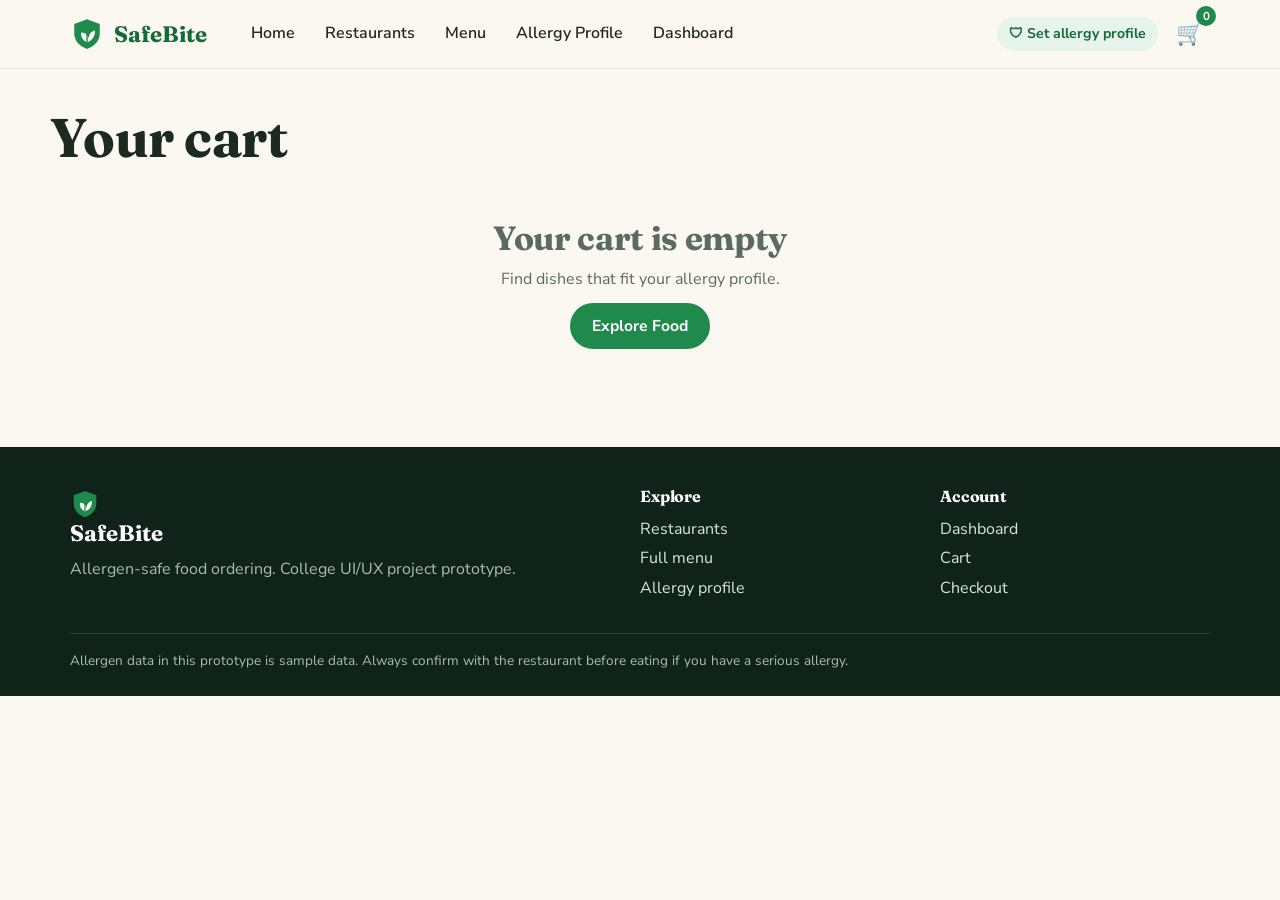
<file: cart.html>
<!DOCTYPE html>
<html lang="en">
<head>
<meta charset="UTF-8">
<meta name="viewport" content="width=device-width, initial-scale=1">
<title>Your cart | SafeBite</title>
<meta name="description" content="SafeBite: allergen-safe food ordering that makes allergen information unmistakable.">
<link rel="icon" href="assets/icons/favicon.svg" type="image/svg+xml">
<link rel="preconnect" href="https://fonts.googleapis.com"><link rel="preconnect" href="https://fonts.gstatic.com" crossorigin>
<link rel="stylesheet" href="https://fonts.googleapis.com/css2?family=Fraunces:opsz,wght@9..144,600;9..144,700&family=Nunito+Sans:wght@400;600;700;800&display=swap">
<link rel="stylesheet" href="css/style.css">
</head>
<body data-page="cart">
<a class="skip" href="#main">Skip to main content</a>
<header id="site-header"></header>
<main id="main">

<div class="wrap page-head"><h1>Your cart</h1><div id="cart-alert" aria-live="assertive"></div>
<div id="cart-empty" class="empty" hidden><h2>Your cart is empty</h2><p>Find dishes that fit your allergy profile.</p><a class="btn" href="menu.html">Explore Food</a></div>
<div id="cart-body" class="layout2" hidden><div><div id="cart-lines"></div><button class="btn btn-ghost btn-sm" id="clear-cart" type="button">Empty cart</button></div>
<aside class="summary" aria-label="Order summary"><h2>Summary</h2><div class="row"><span>Subtotal</span><span id="s-sub"></span></div><div class="row"><span>Delivery fee</span><span id="s-fee"></span></div><div class="row tot"><span>Total</span><span id="s-total"></span></div>
<p class="small muted" id="s-note" aria-live="polite"></p><a class="btn btn-lg" id="go-checkout" href="checkout.html">Continue to checkout</a></aside></div></div>
</main>
<footer id="site-footer"></footer>
<script src="js/main.js"></script>
<script src="js/allergy.js"></script>
<script src="js/cart.js"></script>
<script src="js/checkout.js"></script>
</body>
</html>
</file>
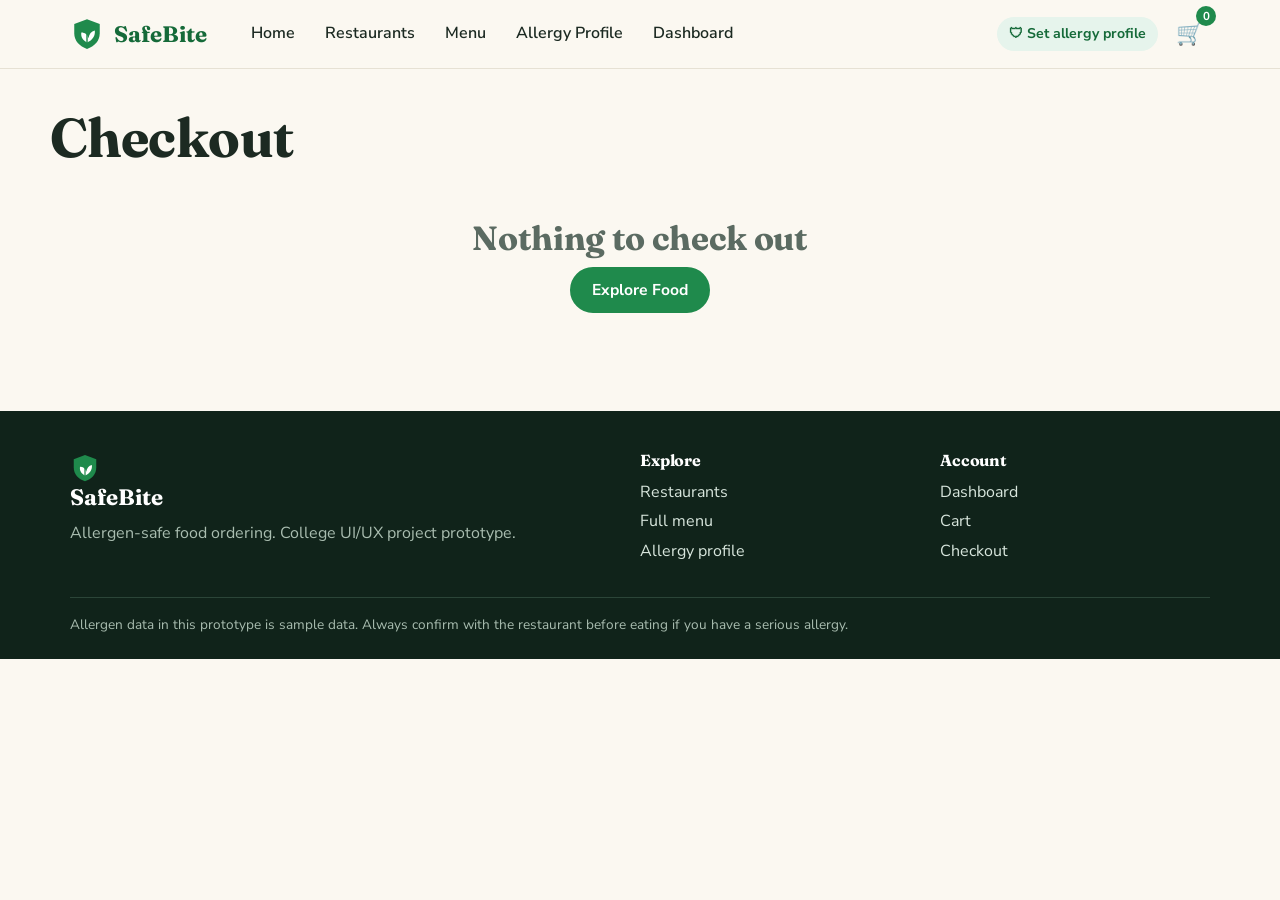
<file: checkout.html>
<!DOCTYPE html>
<html lang="en">
<head>
<meta charset="UTF-8">
<meta name="viewport" content="width=device-width, initial-scale=1">
<title>Checkout | SafeBite</title>
<meta name="description" content="SafeBite: allergen-safe food ordering that makes allergen information unmistakable.">
<link rel="icon" href="assets/icons/favicon.svg" type="image/svg+xml">
<link rel="preconnect" href="https://fonts.googleapis.com"><link rel="preconnect" href="https://fonts.gstatic.com" crossorigin>
<link rel="stylesheet" href="https://fonts.googleapis.com/css2?family=Fraunces:opsz,wght@9..144,600;9..144,700&family=Nunito+Sans:wght@400;600;700;800&display=swap">
<link rel="stylesheet" href="css/style.css">
</head>
<body data-page="checkout">
<a class="skip" href="#main">Skip to main content</a>
<header id="site-header"></header>
<main id="main">

<div class="wrap page-head"><h1>Checkout</h1><div id="co-empty" class="empty" hidden><h2>Nothing to check out</h2><a class="btn" href="menu.html">Explore Food</a></div>
<form id="co-form" novalidate><div id="co-wrap" class="layout2"><div class="stack">
<h2>Delivery details</h2>
<label class="field">Full name<input type="text" name="name" autocomplete="name" aria-describedby="e-name"></label><p class="err" id="e-name"></p>
<label class="field">Phone number<input type="tel" name="phone" autocomplete="tel" inputmode="numeric" placeholder="10-digit mobile number" aria-describedby="e-phone"></label><p class="err" id="e-phone"></p>
<label class="field">Delivery address<textarea name="address" rows="3" autocomplete="street-address" aria-describedby="e-address"></textarea></label><p class="err" id="e-address"></p>
<fieldset><legend>Payment</legend><label class="check"><input type="radio" name="pay" value="cod" checked> Cash on Delivery</label><label class="check"><input type="radio" name="pay" value="online"> Online payment (mock, no real charge)</label>
<div id="card-box" hidden style="padding:0 12px 12px"><label class="field">Test card number<input type="text" name="card" inputmode="numeric" placeholder="1111 2222 3333 4444" aria-describedby="e-card"></label><p class="err" id="e-card"></p></div></fieldset></div>
<aside class="summary" aria-label="Order summary"><h2>Order summary</h2><div id="co-block" aria-live="assertive"></div><ul class="olist" id="co-items"></ul>
<div class="row tot"><span>Total</span><span id="co-total"></span></div>
<div id="co-review" class="notice warn" hidden><p><strong>Final safety check:</strong> some items are not confirmed safe. Read the notes above.</p><label class="check"><input type="checkbox" name="reviewed"> I reviewed the caution notes and want to continue.</label><p class="err" id="e-reviewed"></p></div>
<button class="btn btn-lg" id="co-place" type="submit">Place order</button></aside></div></form></div>
</main>
<footer id="site-footer"></footer>
<script src="js/main.js"></script>
<script src="js/allergy.js"></script>
<script src="js/cart.js"></script>
<script src="js/checkout.js"></script>
</body>
</html>
</file>
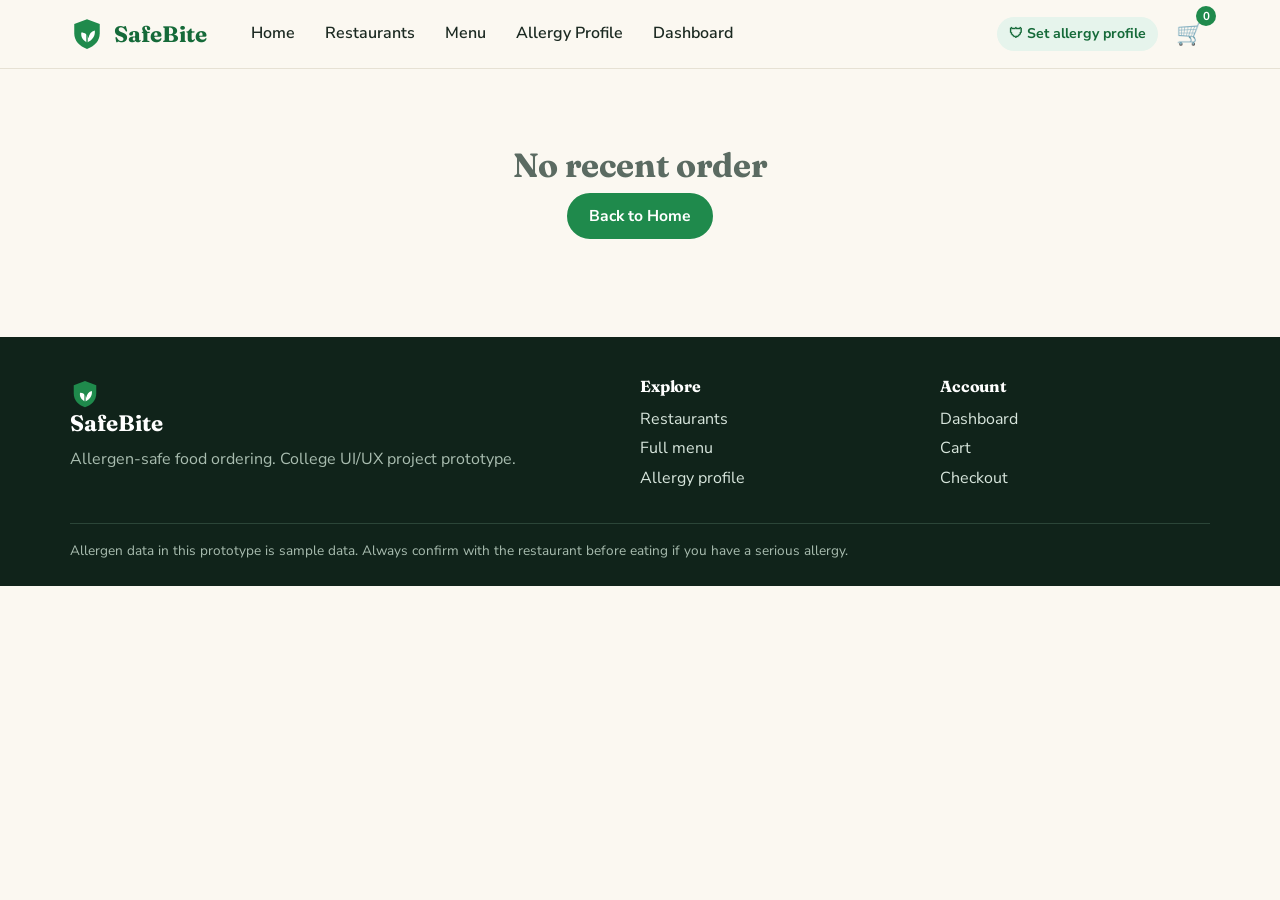
<file: confirmation.html>
<!DOCTYPE html>
<html lang="en">
<head>
<meta charset="UTF-8">
<meta name="viewport" content="width=device-width, initial-scale=1">
<title>Order confirmed | SafeBite</title>
<meta name="description" content="SafeBite: allergen-safe food ordering that makes allergen information unmistakable.">
<link rel="icon" href="assets/icons/favicon.svg" type="image/svg+xml">
<link rel="preconnect" href="https://fonts.googleapis.com"><link rel="preconnect" href="https://fonts.gstatic.com" crossorigin>
<link rel="stylesheet" href="https://fonts.googleapis.com/css2?family=Fraunces:opsz,wght@9..144,600;9..144,700&family=Nunito+Sans:wght@400;600;700;800&display=swap">
<link rel="stylesheet" href="css/style.css">
</head>
<body data-page="confirmation">
<a class="skip" href="#main">Skip to main content</a>
<header id="site-header"></header>
<main id="main">

<div class="wrap page-head"><div id="cf-empty" class="empty" hidden><h2>No recent order</h2><a class="btn" href="index.html">Back to Home</a></div>
<div id="cf-wrap" class="confirm"><div class="tick" aria-hidden="true">✓</div><h1>Order confirmed</h1><p class="muted">Thank you. Your allergen check passed before ordering. This is a mock order, so no food is on its way.</p>
<div class="kv"><div>Order ID<b id="cf-id"></b></div><div>Estimated delivery<b id="cf-eta"></b></div><div>Total<b id="cf-total"></b></div><div>Payment<b id="cf-pay"></b></div></div>
<h2 style="text-align:left">Ordered items</h2><ul class="olist" id="cf-items"></ul><p class="muted small" style="text-align:left">Delivering to: <span id="cf-name"></span></p>
<div class="cta" style="justify-content:center;margin-top:20px"><a class="btn" href="index.html">Back to Home</a><a class="btn btn-outline" href="dashboard.html">View my orders</a></div></div></div>
</main>
<footer id="site-footer"></footer>
<script src="js/main.js"></script>
<script src="js/allergy.js"></script>
<script src="js/cart.js"></script>
<script src="js/checkout.js"></script>
</body>
</html>
</file>
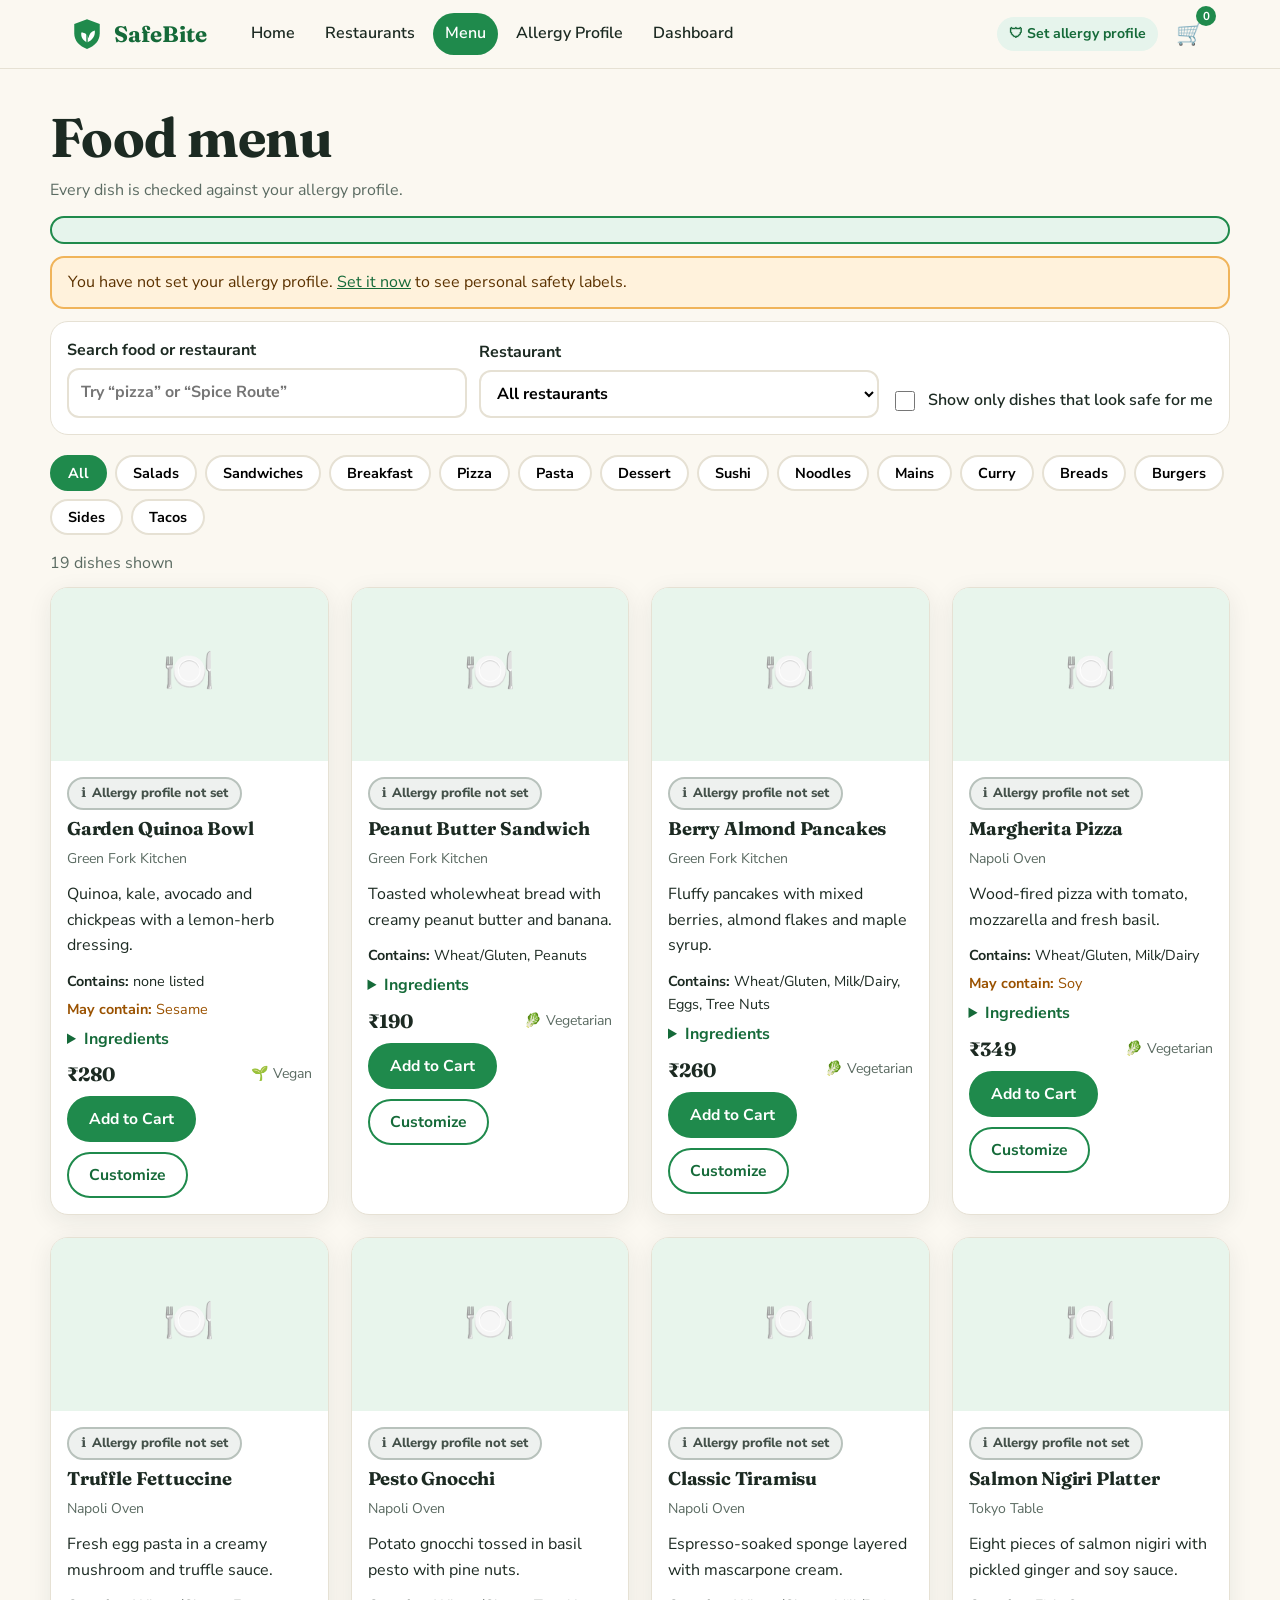
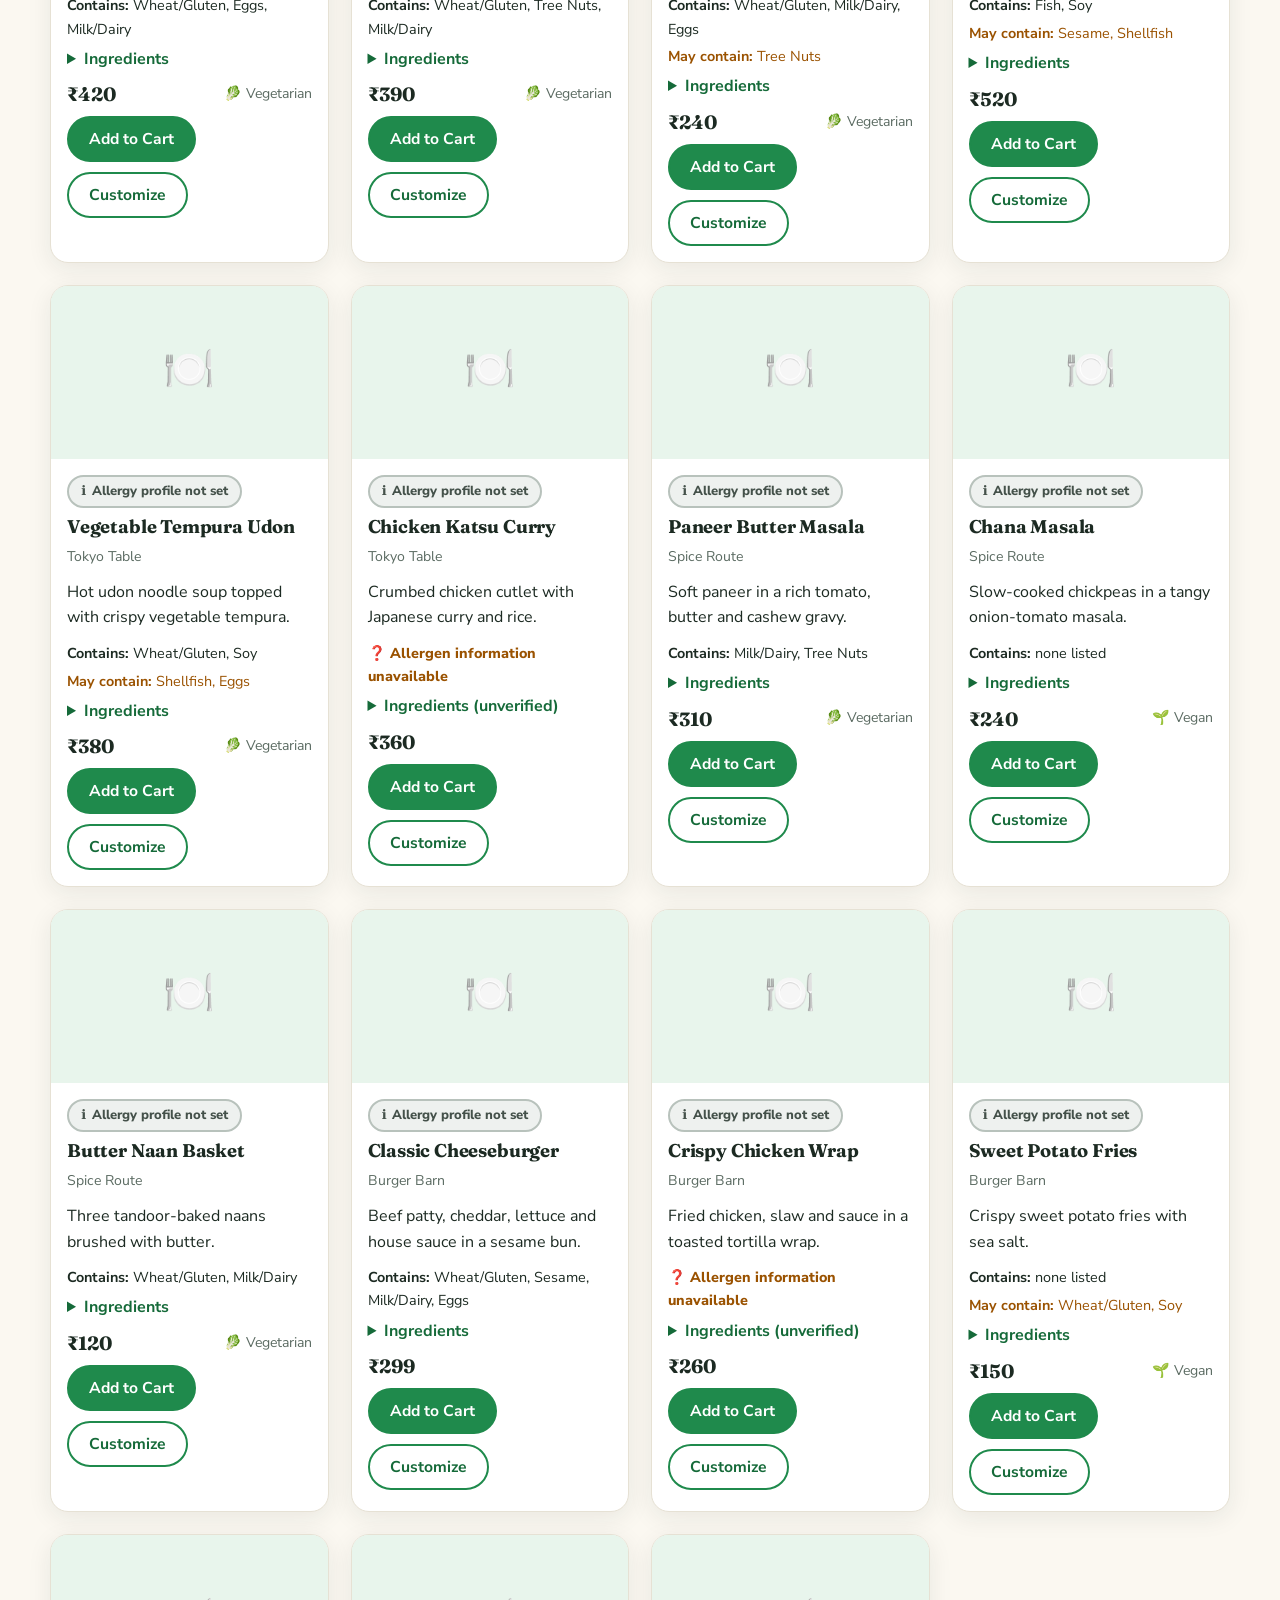
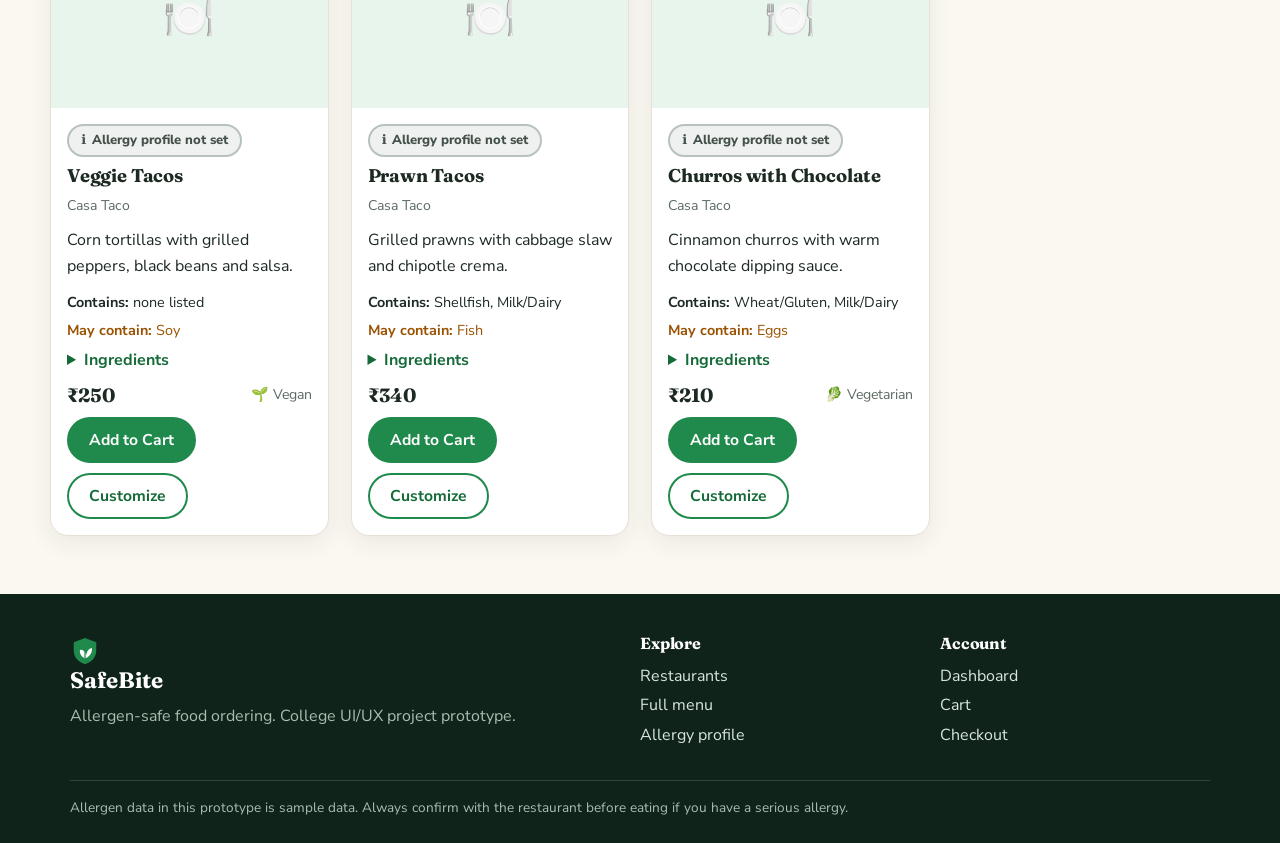
<file: customization.html>
<!DOCTYPE html>
<html lang="en">
<head>
<meta charset="UTF-8">
<meta name="viewport" content="width=device-width, initial-scale=1">
<title>Customize your dish | SafeBite</title>
<meta name="description" content="SafeBite: allergen-safe food ordering that makes allergen information unmistakable.">
<link rel="icon" href="assets/icons/favicon.svg" type="image/svg+xml">
<link rel="preconnect" href="https://fonts.googleapis.com"><link rel="preconnect" href="https://fonts.gstatic.com" crossorigin>
<link rel="stylesheet" href="https://fonts.googleapis.com/css2?family=Fraunces:opsz,wght@9..144,600;9..144,700&family=Nunito+Sans:wght@400;600;700;800&display=swap">
<link rel="stylesheet" href="css/style.css">
</head>
<body data-page="customize">
<a class="skip" href="#main">Skip to main content</a>
<header id="site-header"></header>
<main id="main">
<div class="wrap page-head" id="c-main"></div>
</main>
<footer id="site-footer"></footer>
<script src="js/main.js"></script>
<script src="js/allergy.js"></script>
<script src="js/cart.js"></script>
<script src="js/checkout.js"></script>
</body>
</html>
</file>
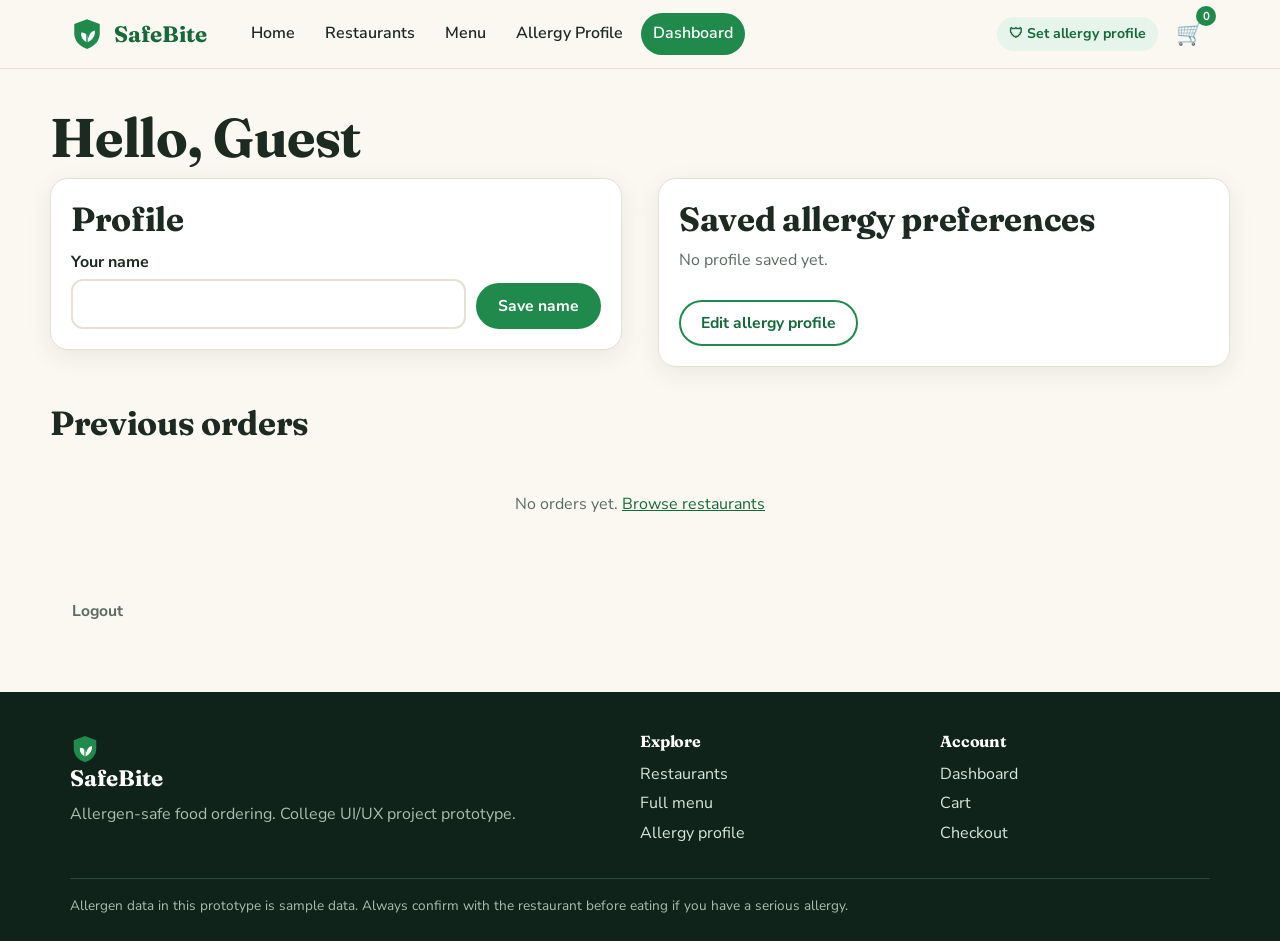
<file: dashboard.html>
<!DOCTYPE html>
<html lang="en">
<head>
<meta charset="UTF-8">
<meta name="viewport" content="width=device-width, initial-scale=1">
<title>Dashboard | SafeBite</title>
<meta name="description" content="SafeBite: allergen-safe food ordering that makes allergen information unmistakable.">
<link rel="icon" href="assets/icons/favicon.svg" type="image/svg+xml">
<link rel="preconnect" href="https://fonts.googleapis.com"><link rel="preconnect" href="https://fonts.gstatic.com" crossorigin>
<link rel="stylesheet" href="https://fonts.googleapis.com/css2?family=Fraunces:opsz,wght@9..144,600;9..144,700&family=Nunito+Sans:wght@400;600;700;800&display=swap">
<link rel="stylesheet" href="css/style.css">
</head>
<body data-page="dashboard">
<a class="skip" href="#main">Skip to main content</a>
<header id="site-header"></header>
<main id="main">

<div class="wrap page-head"><h1 id="u-hello">Hello</h1>
<div class="split"><section class="card" style="padding:20px"><h2>Profile</h2><div class="row" style="align-items:end"><label class="field">Your name<input type="text" id="u-name"></label><button class="btn" id="u-save" type="button">Save name</button></div></section>
<section class="card" style="padding:20px"><h2>Saved allergy preferences</h2><div class="chips" id="d-allergies" style="margin-bottom:16px"></div><a class="btn btn-outline" href="profile.html">Edit allergy profile</a></section></div>
<h2 style="margin-top:36px">Previous orders</h2><div id="d-orders"></div>
<button class="btn btn-ghost" id="logout" type="button" style="margin-top:20px">Logout</button></div>
</main>
<footer id="site-footer"></footer>
<script src="js/main.js"></script>
<script src="js/allergy.js"></script>
<script src="js/cart.js"></script>
<script src="js/checkout.js"></script>
</body>
</html>
</file>
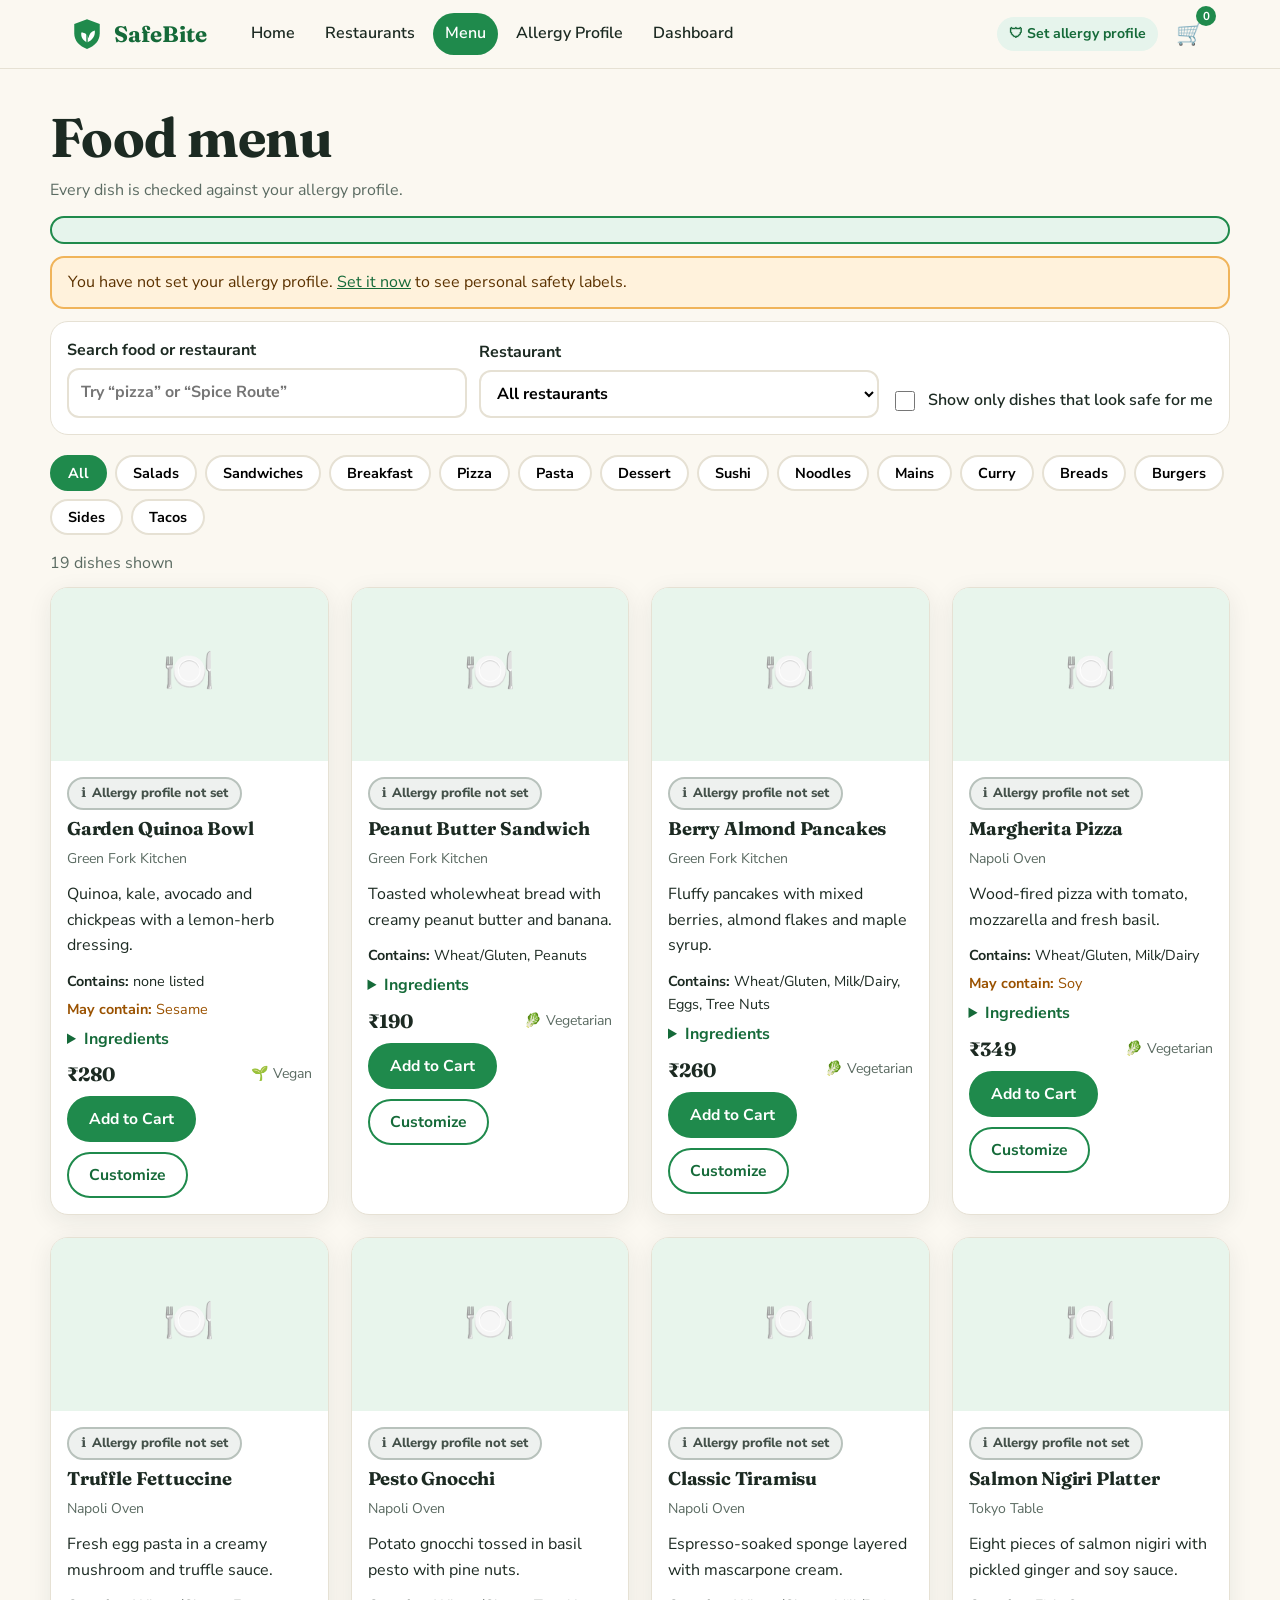
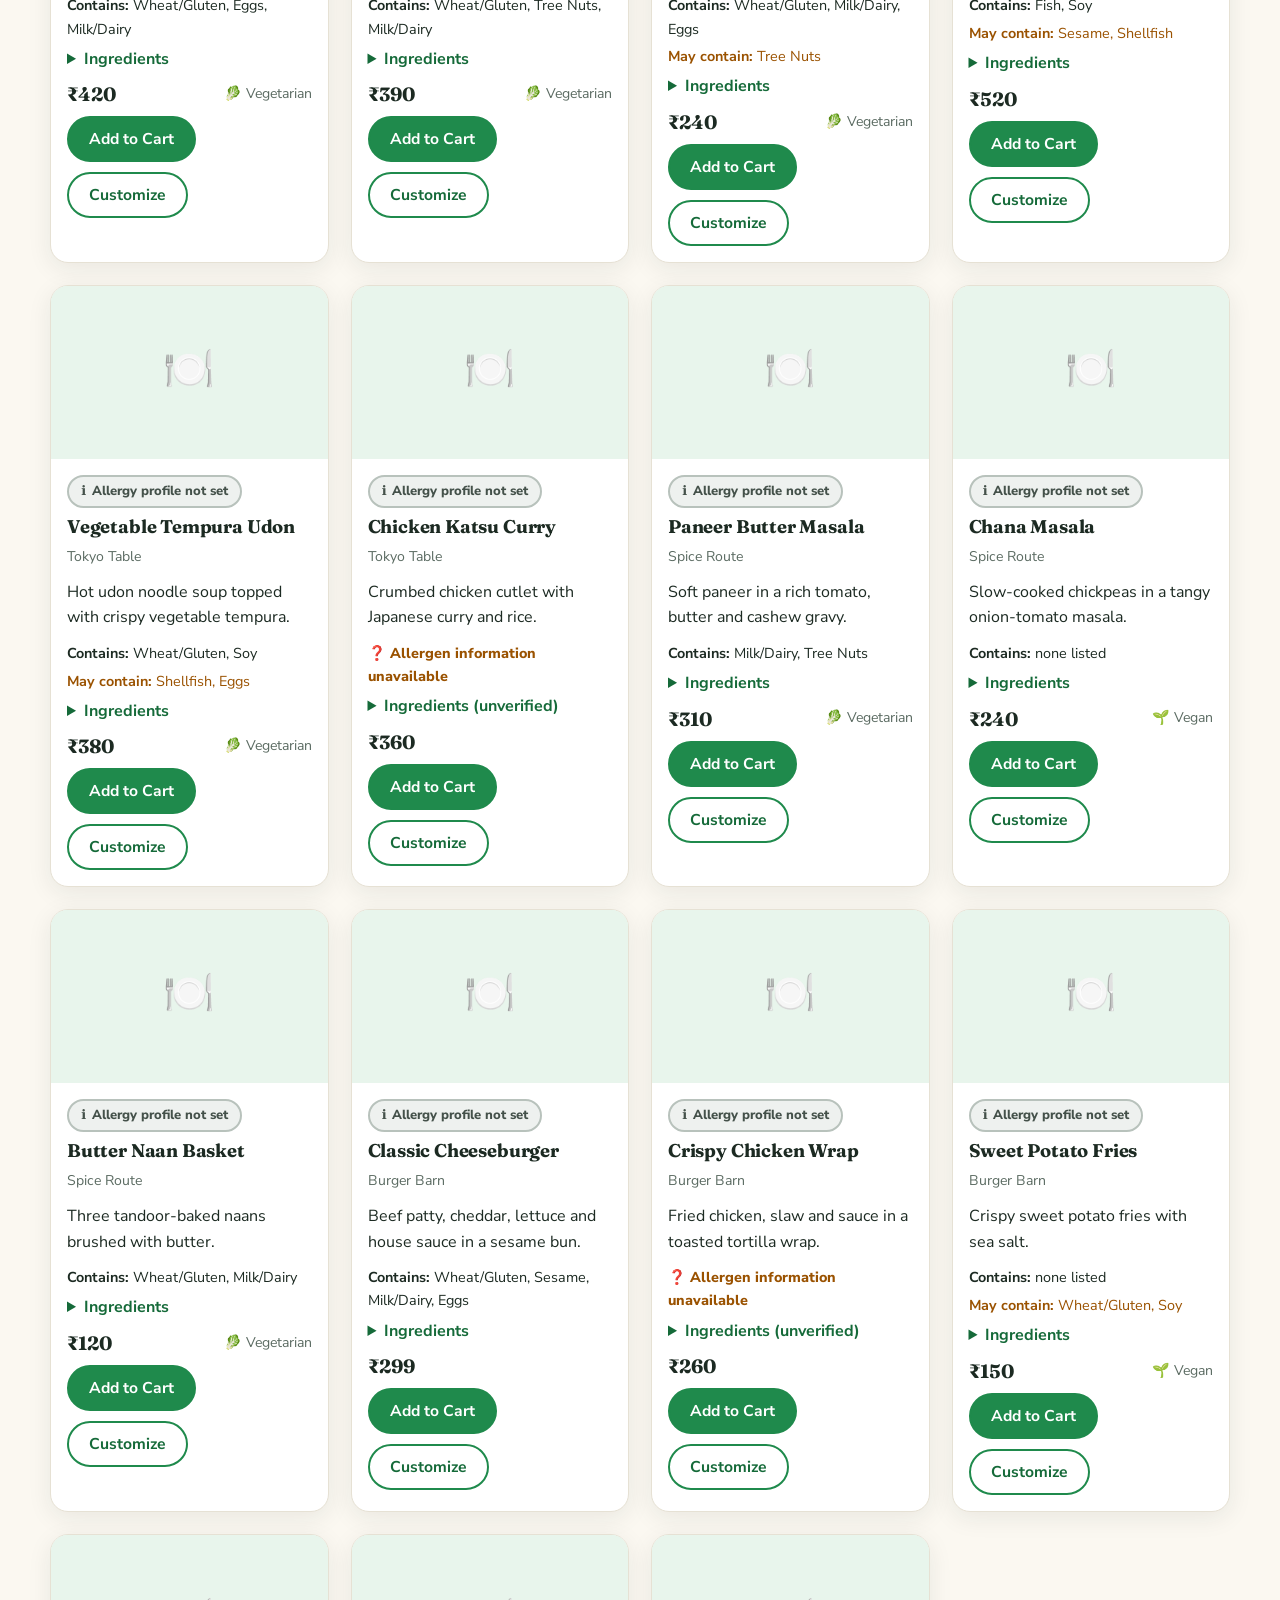
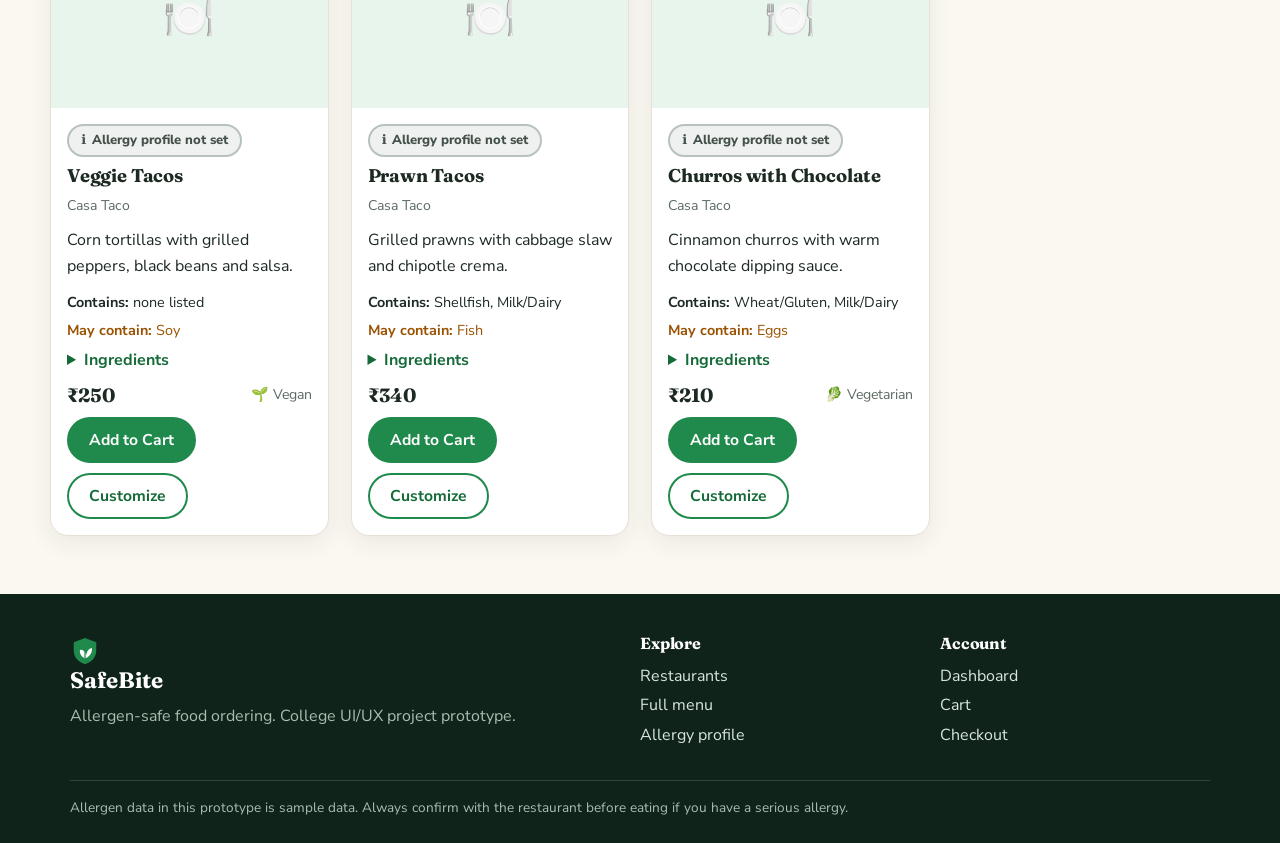
<file: menu.html>
<!DOCTYPE html>
<html lang="en">
<head>
<meta charset="UTF-8">
<meta name="viewport" content="width=device-width, initial-scale=1">
<title>Food menu | SafeBite</title>
<meta name="description" content="SafeBite: allergen-safe food ordering that makes allergen information unmistakable.">
<link rel="icon" href="assets/icons/favicon.svg" type="image/svg+xml">
<link rel="preconnect" href="https://fonts.googleapis.com"><link rel="preconnect" href="https://fonts.gstatic.com" crossorigin>
<link rel="stylesheet" href="https://fonts.googleapis.com/css2?family=Fraunces:opsz,wght@9..144,600;9..144,700&family=Nunito+Sans:wght@400;600;700;800&display=swap">
<link rel="stylesheet" href="css/style.css">
</head>
<body data-page="menu">
<a class="skip" href="#main">Skip to main content</a>
<header id="site-header"></header>
<main id="main">

<div class="wrap page-head"><h1 id="m-title">Food menu</h1><p class="muted" id="m-sub"></p><p id="m-note" class="notice ok" ></p>
<div id="m-banner" class="notice warn" hidden>You have not set your allergy profile. <a href="profile.html">Set it now</a> to see personal safety labels.</div>
<div class="toolbar"><label class="field">Search food or restaurant<input id="m-q" type="search" placeholder="Try “pizza” or “Spice Route”"></label>
<label class="field">Restaurant<select id="m-r"><option value="">All restaurants</option></select></label><label class="check"><input type="checkbox" id="m-safe"> Show only dishes that look safe for me</label></div>
<div class="catbar" id="m-cats" role="group" aria-label="Food categories"></div><p id="m-count" class="muted" aria-live="polite"></p><div class="grid" id="m-grid"></div></div>
</main>
<footer id="site-footer"></footer>
<script src="js/main.js"></script>
<script src="js/allergy.js"></script>
<script src="js/cart.js"></script>
<script src="js/checkout.js"></script>
</body>
</html>
</file>
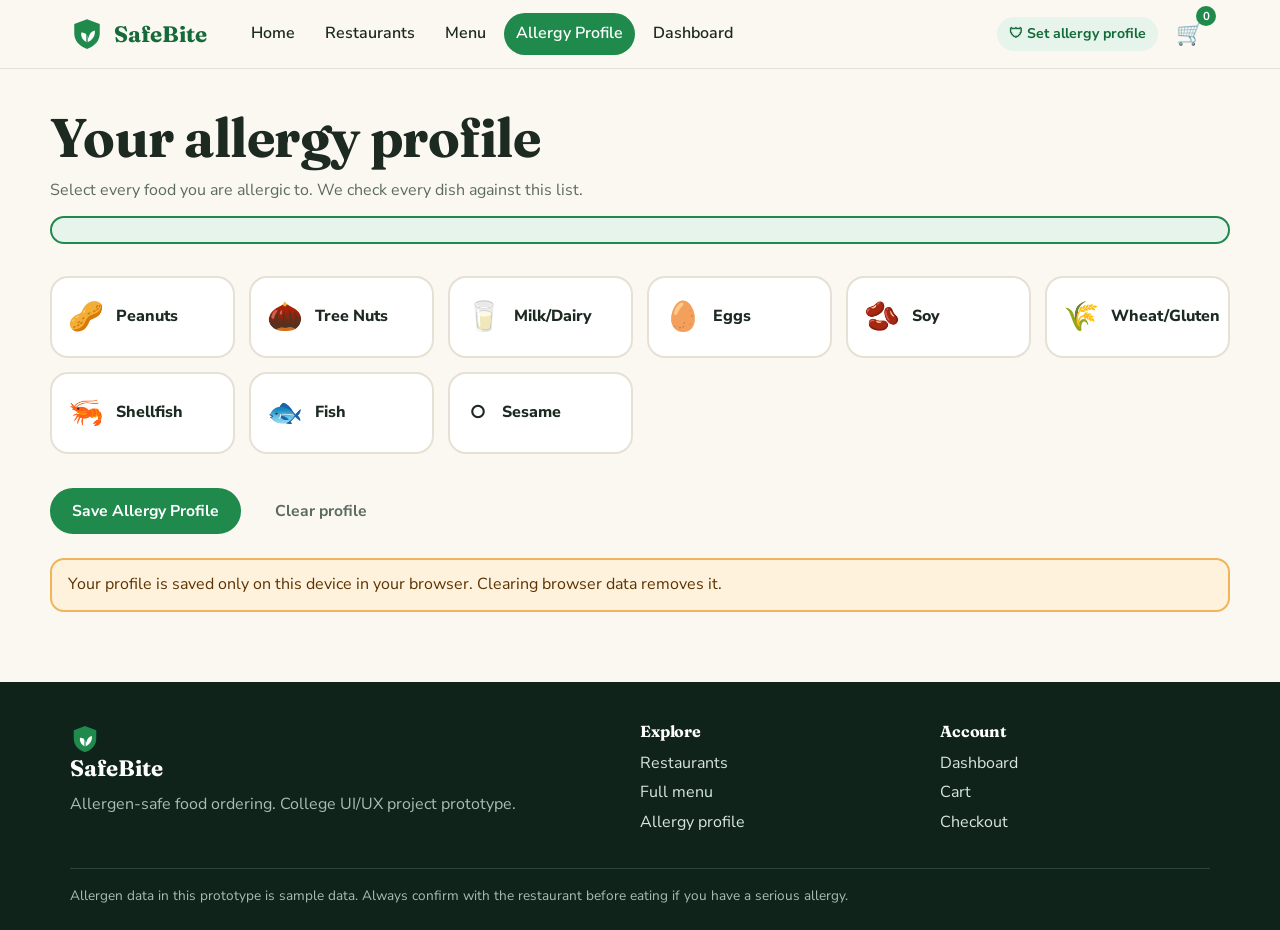
<file: profile.html>
<!DOCTYPE html>
<html lang="en">
<head>
<meta charset="UTF-8">
<meta name="viewport" content="width=device-width, initial-scale=1">
<title>Allergy profile | SafeBite</title>
<meta name="description" content="SafeBite: allergen-safe food ordering that makes allergen information unmistakable.">
<link rel="icon" href="assets/icons/favicon.svg" type="image/svg+xml">
<link rel="preconnect" href="https://fonts.googleapis.com"><link rel="preconnect" href="https://fonts.gstatic.com" crossorigin>
<link rel="stylesheet" href="https://fonts.googleapis.com/css2?family=Fraunces:opsz,wght@9..144,600;9..144,700&family=Nunito+Sans:wght@400;600;700;800&display=swap">
<link rel="stylesheet" href="css/style.css">
</head>
<body data-page="profile">
<a class="skip" href="#main">Skip to main content</a>
<header id="site-header"></header>
<main id="main">

<div class="wrap page-head"><h1>Your allergy profile</h1><p class="muted">Select every food you are allergic to. We check every dish against this list.</p>
<div id="p-msg" class="notice ok" role="status" aria-live="polite" ></div>
<form id="p-form"><fieldset style="border:0;padding:0;background:none"><legend class="sr" style="position:absolute;left:-999px">Select your allergies</legend><div class="pgrid" id="p-grid"></div></fieldset>
<div class="cta"><button class="btn" type="submit">Save Allergy Profile</button><button class="btn btn-ghost" type="button" id="p-clear">Clear profile</button></div></form>
<div id="p-view" hidden><h2>Saved profile</h2><div class="chips" id="p-chips" style="margin:12px 0 20px"></div><div class="cta"><button class="btn" id="p-edit" type="button">Edit profile</button><a class="btn btn-outline" href="menu.html">Browse safe food</a></div></div>
<p class="notice warn" style="margin-top:24px">Your profile is saved only on this device in your browser. Clearing browser data removes it.</p></div>
</main>
<footer id="site-footer"></footer>
<script src="js/main.js"></script>
<script src="js/allergy.js"></script>
<script src="js/cart.js"></script>
<script src="js/checkout.js"></script>
</body>
</html>
</file>
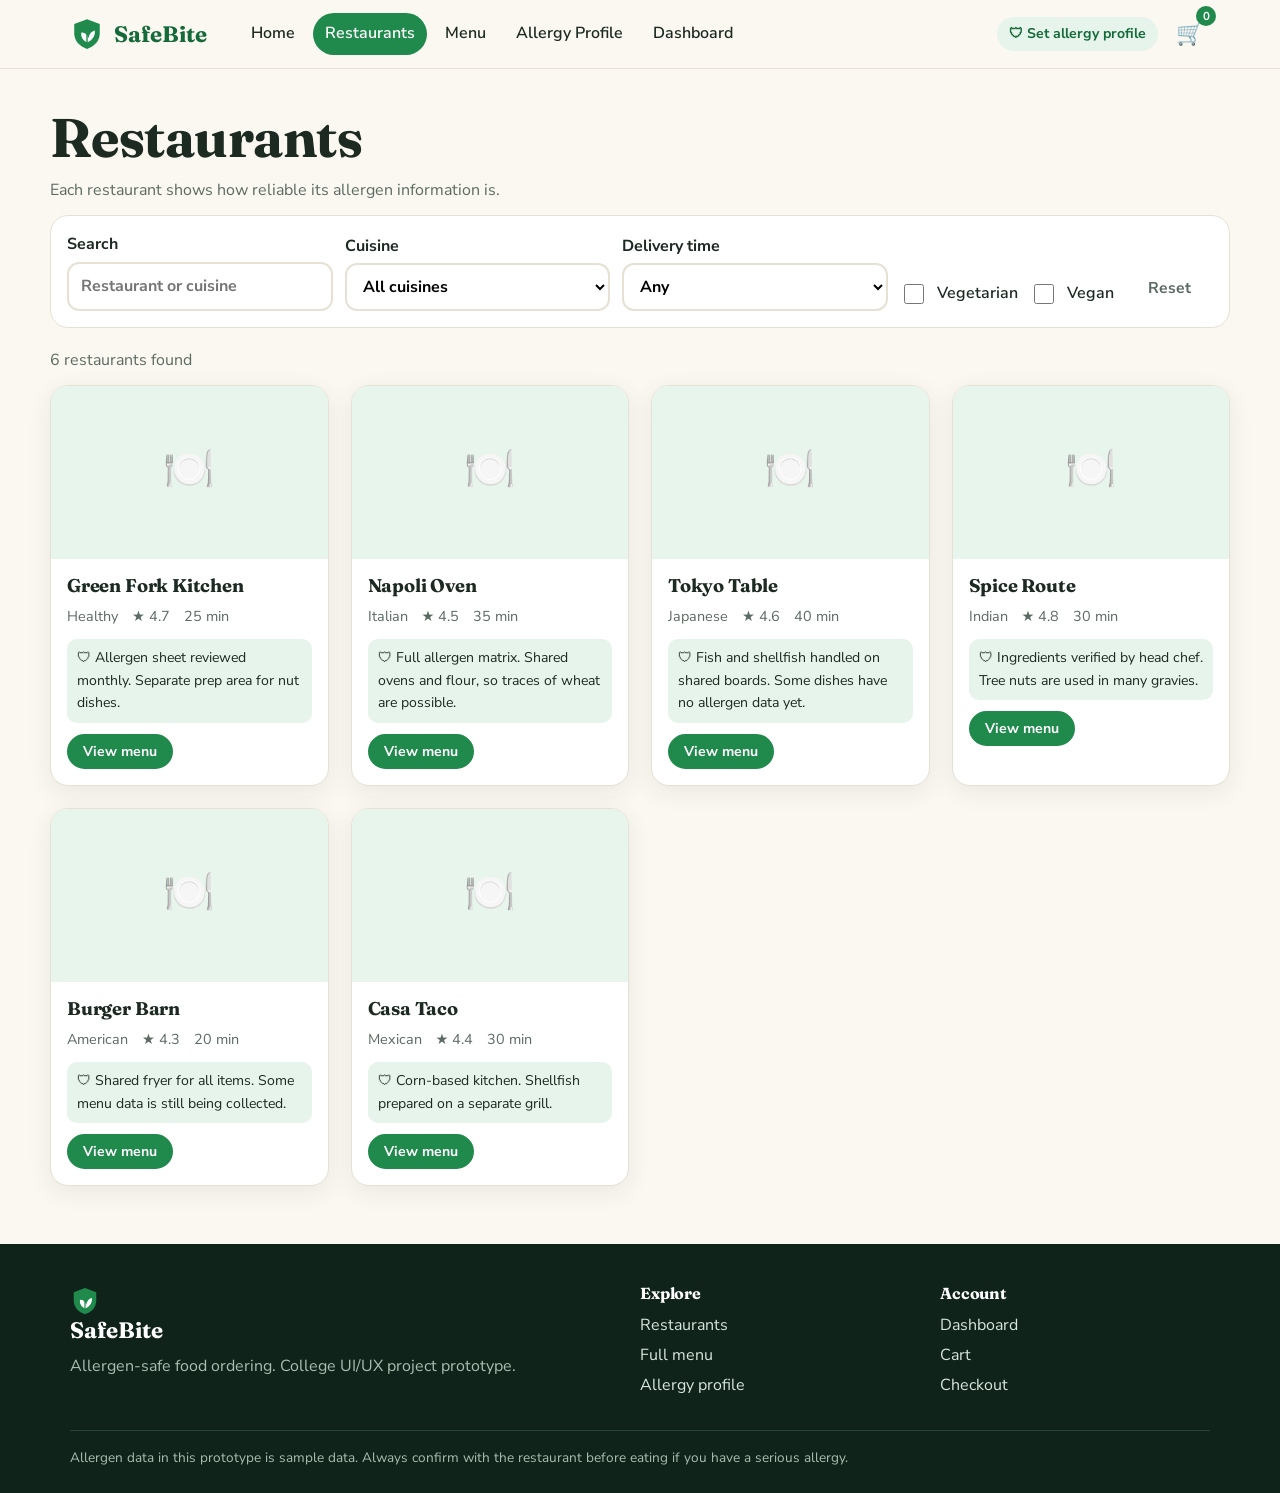
<file: restaurants.html>
<!DOCTYPE html>
<html lang="en">
<head>
<meta charset="UTF-8">
<meta name="viewport" content="width=device-width, initial-scale=1">
<title>Restaurants | SafeBite</title>
<meta name="description" content="SafeBite: allergen-safe food ordering that makes allergen information unmistakable.">
<link rel="icon" href="assets/icons/favicon.svg" type="image/svg+xml">
<link rel="preconnect" href="https://fonts.googleapis.com"><link rel="preconnect" href="https://fonts.gstatic.com" crossorigin>
<link rel="stylesheet" href="https://fonts.googleapis.com/css2?family=Fraunces:opsz,wght@9..144,600;9..144,700&family=Nunito+Sans:wght@400;600;700;800&display=swap">
<link rel="stylesheet" href="css/style.css">
</head>
<body data-page="restaurants">
<a class="skip" href="#main">Skip to main content</a>
<header id="site-header"></header>
<main id="main">

<div class="wrap page-head"><h1>Restaurants</h1><p class="muted">Each restaurant shows how reliable its allergen information is.</p>
<form id="f-form" class="filters" onsubmit="return false"><label class="field">Search<input id="f-q" type="search" placeholder="Restaurant or cuisine"></label>
<label class="field">Cuisine<select id="f-cuisine"><option value="">All cuisines</option></select></label>
<label class="field">Delivery time<select id="f-time"><option value="0">Any</option><option value="25">Up to 25 min</option><option value="30">Up to 30 min</option><option value="40">Up to 40 min</option></select></label>
<label class="check"><input type="checkbox" id="f-veg"> Vegetarian</label><label class="check"><input type="checkbox" id="f-vegan"> Vegan</label><button type="button" class="btn btn-ghost" id="f-reset">Reset</button></form>
<p id="r-count" class="muted" aria-live="polite"></p><div class="grid" id="r-grid"></div></div>
</main>
<footer id="site-footer"></footer>
<script src="js/main.js"></script>
<script src="js/allergy.js"></script>
<script src="js/cart.js"></script>
<script src="js/checkout.js"></script>
</body>
</html>
</file>
<file: css/style.css>
/* SafeBite – design tokens */
:root{--cream:#fbf8f1;--white:#fff;--ink:#1c2a22;--muted:#5b6b62;--line:#e6e1d4;
--green:#1f8a4c;--green-d:#156a39;--green-bg:#e6f4ec;--orange:#9a5200;--orange-bg:#fff2dc;--orange-line:#f0b45a;--red:#b3261e;--red-bg:#fdeceb;--red-line:#e57a73;
--r:18px;--sh:0 6px 24px rgba(28,42,34,.08);--head:'Fraunces',Georgia,serif;--body:'Nunito Sans',system-ui,-apple-system,'Segoe UI',sans-serif}
*{box-sizing:border-box}html{scroll-behavior:smooth}
body{margin:0;background:var(--cream);color:var(--ink);font:16px/1.6 var(--body);-webkit-font-smoothing:antialiased}
h1,h2,h3,h4{font-family:var(--head);line-height:1.2;margin:0 0 .5rem;letter-spacing:-.01em}
h1{font-size:clamp(2rem,5vw,3.4rem)}h2{font-size:clamp(1.5rem,3vw,2.1rem)}h3{font-size:1.15rem}
p{margin:0 0 .7rem}a{color:var(--green-d)}img{max-width:100%;display:block}
:focus-visible{outline:3px solid #0b5ed7;outline-offset:2px;border-radius:6px}
.skip{position:absolute;left:-999px;top:0;background:var(--ink);color:#fff;padding:.6rem 1rem;z-index:100}.skip:focus{left:8px;top:8px}
.wrap{max-width:1180px;margin:0 auto;padding:0 20px}.section{padding:56px 0}.muted{color:var(--muted)}.small{font-size:.88rem}
/* nav */
#site-header{position:sticky;top:0;z-index:20;background:rgba(251,248,241,.94);backdrop-filter:blur(8px);border-bottom:1px solid var(--line)}
.nav{display:flex;align-items:center;gap:20px;min-height:68px;flex-wrap:wrap}
.brand{display:flex;align-items:center;gap:10px;font:700 1.4rem var(--head);color:var(--green-d);text-decoration:none}
#nav-links{display:flex;gap:6px;margin-left:12px;flex:1}#nav-links a{padding:8px 12px;border-radius:999px;text-decoration:none;color:var(--ink);font-weight:600}
#nav-links a:hover{background:var(--green-bg)}#nav-links a[aria-current=page]{background:var(--green);color:#fff}
.nav-right{display:flex;align-items:center;gap:12px}.pill{background:var(--green-bg);color:var(--green-d);padding:6px 12px;border-radius:999px;text-decoration:none;font-weight:700;font-size:.88rem}
.cart-link{position:relative;text-decoration:none;font-size:1.4rem;padding:6px}.count{position:absolute;top:-4px;right:-6px;background:var(--green);color:#fff;font:700 .72rem var(--body);min-width:20px;height:20px;border-radius:10px;display:grid;place-items:center}
.menu-btn{display:none;background:none;border:1px solid var(--line);border-radius:10px;font-size:1.3rem;padding:4px 12px;margin-left:auto;cursor:pointer}
/* buttons */
.btn{display:inline-flex;align-items:center;justify-content:center;gap:6px;background:var(--green);color:#fff;border:2px solid var(--green);padding:10px 20px;border-radius:999px;font:700 .98rem var(--body);cursor:pointer;text-decoration:none;transition:background .15s}
.btn:hover{background:var(--green-d);border-color:var(--green-d)}.btn-outline{background:transparent;color:var(--green-d)}.btn-outline:hover{background:var(--green-bg);color:var(--green-d)}
.btn-ghost{background:transparent;border-color:transparent;color:var(--muted)}.btn-ghost:hover{background:var(--line);color:var(--ink)}
.btn-red{background:var(--red);border-color:var(--red)}.btn-red:hover{background:#8f1d17;border-color:#8f1d17}
.btn-sm{padding:6px 14px;font-size:.88rem}.btn-lg{padding:14px 28px;font-size:1.05rem;width:100%}
.btn:disabled,.btn.disabled{background:#c9cfca;border-color:#c9cfca;color:#4d5750;cursor:not-allowed}
/* hero */
.hero{background:linear-gradient(120deg,#e6f4ec 0%,#fbf8f1 60%);border-bottom:1px solid var(--line)}
.hero-in{display:grid;grid-template-columns:1.1fr .9fr;gap:40px;align-items:center;padding:56px 20px}
.hero p.lead{font-size:1.15rem;color:var(--muted);max-width:52ch}
.search{display:flex;background:#fff;border:2px solid var(--line);border-radius:999px;padding:5px;margin:20px 0;max-width:520px}.search:focus-within{border-color:var(--green)}
.search input{flex:1;border:0;background:none;padding:8px 16px;font:inherit;min-width:0}.search input:focus{outline:none}
.cta{display:flex;gap:12px;flex-wrap:wrap}.hero-note{margin-top:16px;padding:10px 14px;background:#fff;border-radius:12px;border-left:5px solid var(--green);max-width:520px}
.hero-img{border-radius:28px;aspect-ratio:4/3;object-fit:cover;width:100%;box-shadow:var(--sh)}
/* cards & grids */
.grid{display:grid;gap:22px;grid-template-columns:repeat(auto-fill,minmax(270px,1fr))}
.card{background:#fff;border:1px solid var(--line);border-radius:var(--r);box-shadow:var(--sh);overflow:hidden}
.card img{width:100%;aspect-ratio:16/10;object-fit:cover;background:var(--green-bg)}.card-b{padding:16px}
.meta{display:flex;gap:14px;color:var(--muted);font-size:.9rem}.safe-note{background:var(--green-bg);padding:8px 10px;border-radius:10px;font-size:.88rem}
.fit{font-weight:700;color:var(--green-d);font-size:.9rem}
.cats{display:grid;grid-template-columns:repeat(auto-fill,minmax(120px,1fr));gap:14px}
.cat{background:#fff;border:1px solid var(--line);border-radius:var(--r);padding:18px 8px;text-align:center;text-decoration:none;color:var(--ink);font-weight:700}.cat span{display:block;font-size:2rem}.cat:hover{border-color:var(--green);background:var(--green-bg)}
.steps{display:grid;grid-template-columns:repeat(auto-fit,minmax(230px,1fr));gap:20px;counter-reset:s;padding:0;list-style:none}
.steps li{background:#fff;border:1px solid var(--line);border-radius:var(--r);padding:22px;counter-increment:s}.steps li::before{content:counter(s);display:grid;place-items:center;width:34px;height:34px;border-radius:50%;background:var(--green);color:#fff;font-weight:800;margin-bottom:10px}
.legend{display:grid;grid-template-columns:repeat(auto-fit,minmax(250px,1fr));gap:16px}.legend>div{border-radius:var(--r);padding:20px;border:2px solid}
.lg-g{background:var(--green-bg);border-color:var(--green)}.lg-y{background:var(--orange-bg);border-color:var(--orange-line)}.lg-r{background:var(--red-bg);border-color:var(--red-line)}
/* status */
.badge{display:inline-flex;gap:6px;align-items:center;padding:4px 12px;border-radius:999px;font-weight:800;font-size:.82rem;margin-bottom:8px;border:2px solid}
.b-green{background:var(--green-bg);color:var(--green-d);border-color:var(--green)}.b-yellow{background:var(--orange-bg);color:var(--orange);border-color:var(--orange-line)}
.b-red{background:var(--red-bg);color:var(--red);border-color:var(--red)}.b-unset{background:#eef1ef;color:#44514a;border-color:#b8c2bc}
.detail{font-size:.9rem;padding:8px 12px;border-radius:10px;border-left:5px solid}.d-green{background:var(--green-bg);border-color:var(--green)}.d-yellow{background:var(--orange-bg);border-color:var(--orange);color:#5c3200}.d-red{background:var(--red-bg);border-color:var(--red)}.d-unset{background:#eef1ef;border-color:#8a968f}
.fcard.lv-red{border:2px solid var(--red-line)}.fcard.lv-yellow{border:2px solid var(--orange-line)}
.allergen-line{font-size:.9rem;margin-bottom:.3rem}.allergen-line.may{color:var(--orange)}.allergen-line.unk{color:var(--orange);font-weight:800}
.chips{display:flex;flex-wrap:wrap;gap:6px;margin-top:8px}.chip{background:#f1eee4;border-radius:999px;padding:3px 12px;font-size:.84rem}.chip.hit{background:var(--red-bg);color:var(--red);font-weight:800;border:1px solid var(--red-line)}
details{margin:6px 0 10px}summary{cursor:pointer;font-weight:700;color:var(--green-d)}
.row{display:flex;gap:10px;align-items:center;justify-content:space-between;flex-wrap:wrap;margin-top:10px}.price{font:700 1.2rem var(--head)}
/* forms */
.filters,.toolbar{display:flex;flex-wrap:wrap;gap:12px;align-items:end;background:#fff;border:1px solid var(--line);border-radius:var(--r);padding:16px;margin-bottom:20px}
input[type=text],input[type=search],input[type=tel],input[type=number],select,textarea{width:100%;padding:10px 12px;border:2px solid var(--line);border-radius:12px;font:inherit;background:#fff}
input:focus,select:focus,textarea:focus{border-color:var(--green)}input[aria-invalid=true],textarea[aria-invalid=true]{border-color:var(--red)}
.field{display:flex;flex-direction:column;gap:4px;font-weight:700;flex:1;min-width:160px}.err{color:var(--red);font-weight:700;font-size:.88rem;min-height:1.2em;margin:0}
.check{display:flex;gap:10px;align-items:center;padding:4px 0;font-weight:600}.check input{width:20px;height:20px;accent-color:var(--green)}
fieldset{border:1px solid var(--line);border-radius:14px;margin:0 0 14px;background:#fff}legend{font-weight:800;padding:0 8px}
.qty{max-width:110px;flex:0}
.catbtn{border:2px solid var(--line);background:#fff;border-radius:999px;padding:6px 16px;font:700 .9rem var(--body);cursor:pointer}.catbtn[aria-pressed=true]{background:var(--green);border-color:var(--green);color:#fff}
.catbar{display:flex;gap:8px;flex-wrap:wrap;margin-bottom:16px}
.pgrid{display:grid;grid-template-columns:repeat(auto-fill,minmax(180px,1fr));gap:14px;margin:20px 0}
.aopt input{position:absolute;opacity:0}.abox{display:flex;align-items:center;gap:12px;background:#fff;border:2px solid var(--line);border-radius:var(--r);padding:16px;font-weight:800;cursor:pointer;min-height:72px}
.aicon{font-size:1.8rem}.aopt input:checked+.abox{background:var(--red-bg);border-color:var(--red);color:var(--red)}.aopt input:checked+.abox::after{content:'✔ Selected';margin-left:auto;font-size:.78rem}
.aopt input:focus-visible+.abox{outline:3px solid #0b5ed7;outline-offset:2px}
.notice{border-radius:14px;padding:12px 16px;border:2px solid;margin:12px 0}.notice.ok{background:var(--green-bg);border-color:var(--green)}.notice.warn{background:var(--orange-bg);border-color:var(--orange-line);color:#5c3200}.notice.danger{background:var(--red-bg);border-color:var(--red);color:#6e130e}
.page-head{padding:36px 0 18px}.split{display:grid;grid-template-columns:1fr 1fr;gap:36px;align-items:start}.stack>*{margin-bottom:12px}
.empty{text-align:center;padding:40px 16px;color:var(--muted);grid-column:1/-1}
/* cart */
.layout2{display:grid;grid-template-columns:1fr 340px;gap:26px;align-items:start}.summary{position:sticky;top:90px;background:#fff;border:1px solid var(--line);border-radius:var(--r);padding:20px;box-shadow:var(--sh)}
.summary .row{margin:6px 0}.summary .tot{border-top:2px solid var(--line);padding-top:10px;font-weight:800;font-size:1.2rem}
.cline{display:grid;grid-template-columns:150px 1fr;margin-bottom:16px}.cline img{height:100%;aspect-ratio:auto;min-height:150px}.cline-b{padding:14px}.cline.lv-red{border:2px solid var(--red)}.cline.lv-yellow{border:2px solid var(--orange-line)}
.stepper{display:flex;align-items:center;border:2px solid var(--line);border-radius:999px}.stepper button{width:36px;height:36px;border:0;background:none;font-size:1.2rem;cursor:pointer;border-radius:50%}.stepper button:hover{background:var(--green-bg)}.stepper output{min-width:28px;text-align:center;font-weight:800}
.olist{list-style:none;padding:0;margin:0}.olist li{display:flex;justify-content:space-between;gap:14px;padding:12px 0;border-bottom:1px solid var(--line)}.olist li>div{display:flex;flex-direction:column;gap:4px}
.order{display:flex;justify-content:space-between;padding:16px;margin-bottom:12px;gap:12px}
.confirm{text-align:center;max-width:720px;margin:0 auto}.tick{width:76px;height:76px;border-radius:50%;background:var(--green);color:#fff;display:grid;place-items:center;font-size:2.4rem;margin:0 auto 14px}
.kv{display:grid;grid-template-columns:repeat(auto-fit,minmax(150px,1fr));gap:12px;margin:20px 0}.kv div{background:#fff;border:1px solid var(--line);border-radius:14px;padding:12px}.kv b{display:block;font-size:1.1rem}.confirm .olist{text-align:left}
/* dialog + toast + footer */
dialog{border:0;border-radius:22px;padding:0;max-width:520px;width:calc(100% - 32px);box-shadow:0 20px 60px rgba(0,0,0,.35)}dialog::backdrop{background:rgba(20,30,25,.6)}
.dlg{padding:26px;border-top:10px solid}.dlg-red{border-color:var(--red)}.dlg-red h2{color:var(--red)}.dlg-yellow{border-color:#e69b21}.dlg-yellow h2{color:var(--orange)}
.dlg .big{font-size:1.1rem;font-weight:700}.dlg dl{background:var(--red-bg);border-radius:12px;padding:12px 16px;display:grid;grid-template-columns:auto 1fr;gap:4px 14px;margin:12px 0}.dlg dt{font-weight:800}.dlg dd{margin:0}
.actions{display:flex;gap:10px;flex-wrap:wrap;margin-top:16px}
#toast{position:fixed;left:50%;bottom:24px;transform:translate(-50%,30px);background:var(--ink);color:#fff;padding:12px 20px;border-radius:999px;opacity:0;pointer-events:none;transition:.25s;z-index:50;max-width:90vw}#toast.show{opacity:1;transform:translate(-50%,0)}
#site-footer{background:#10231a;color:#d8e6dd;margin-top:40px}#site-footer a{display:block;color:#d8e6dd;text-decoration:none;padding:2px 0}#site-footer .brand{color:#fff;margin-bottom:8px}#site-footer .muted{color:#a9bdb0}
.foot{display:grid;grid-template-columns:2fr 1fr 1fr;gap:30px;padding:40px 20px 24px}.foot h4{color:#fff}.disclaimer{grid-column:1/-1;border-top:1px solid #2b4538;padding-top:16px;font-size:.85rem;color:#a9bdb0;margin:0}
[hidden]{display:none!important}
@media(max-width:900px){.hero-in,.split,.layout2{grid-template-columns:1fr}.summary{position:static}.foot{grid-template-columns:1fr 1fr}}
@media(max-width:820px){.menu-btn{display:block}#nav-links{display:none;order:5;flex-basis:100%;flex-direction:column;margin:0 0 12px}#nav-links.open{display:flex}.nav-right{margin-left:auto}.menu-btn{margin-left:0}}
@media(max-width:560px){.cline{grid-template-columns:1fr}.cline img{min-height:0;aspect-ratio:16/9}.pill{display:none}.foot{grid-template-columns:1fr}}
@media(prefers-reduced-motion:reduce){*{transition:none!important;scroll-behavior:auto!important}}
</file>
